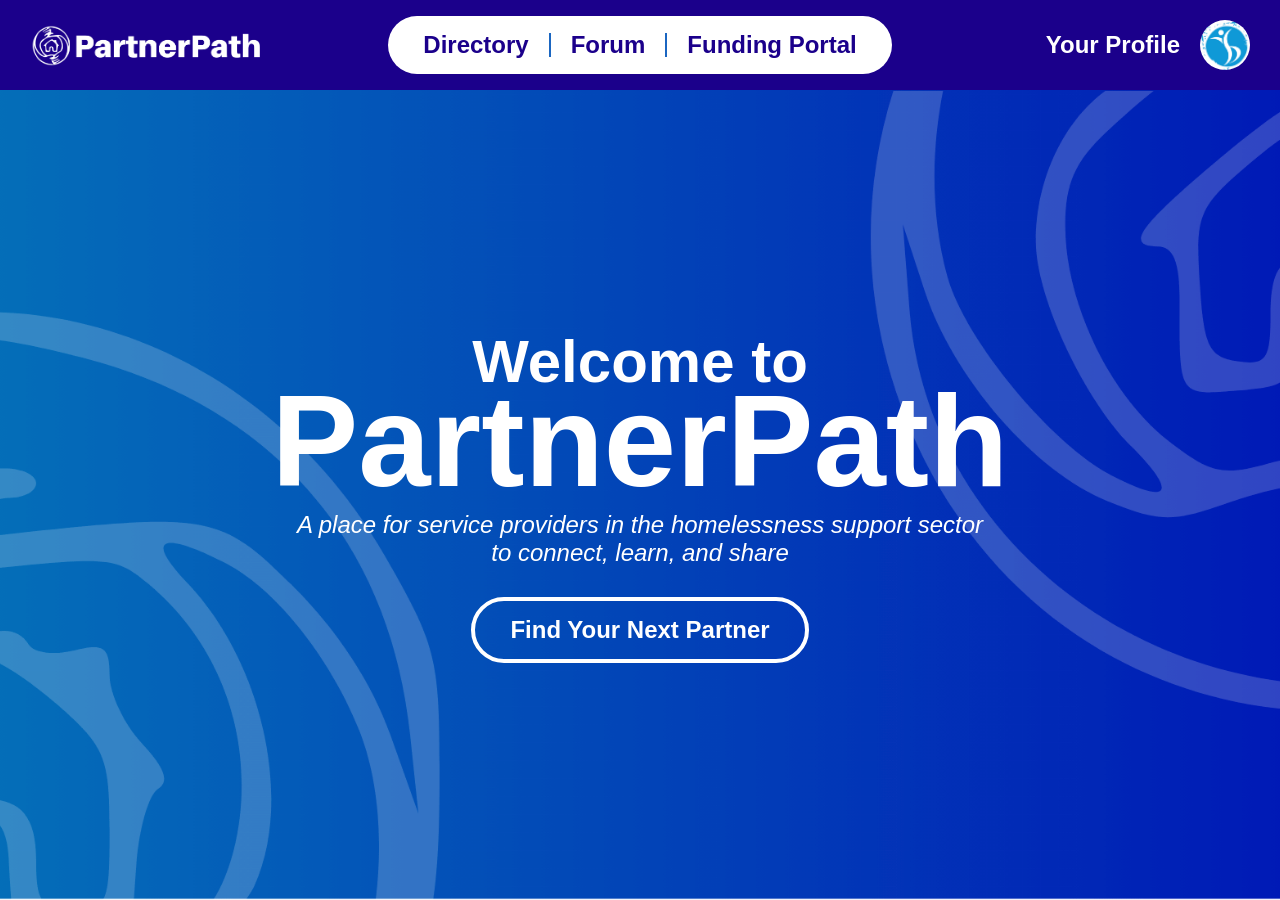
<file: index.html>
<!DOCTYPE html>
<html>
<head>
    <title>PartnerPath</title>
    <link rel="stylesheet" href="style.css">
</head>

<body>

    <nav class="navbar">

        <a href="index.html" class="logo">
            <img src="images/logo.png" alt="logo">
        </a>

        <div class="nav-pill">
            <a href="directory.html">Directory</a>
            <span class="divider"></span>
            <a href="forum.html">Forum</a>
            <span class="divider"></span>
            <a href="funding.html">Funding Portal</a>
        </div>

        <div class="profile">
            <a href="profile.html">Your Profile</a>
            <div class="profile-circle">
                <img src="images/ysb-logo.png" alt="profile">
            </div>
        </div>

    </nav>

    <section class="hero">

        <div class="hero-content">

            <h2>Welcome to</h2>

            <h1>PartnerPath</h1>

            <p>
                A place for service providers in the homelessness
                support sector to connect, learn, and share
            </p>

            <a href="directory.html" class="hero-btn">
                Find Your Next Partner
            </a>

        </div>

    </section>

</body>
</html>
</file>
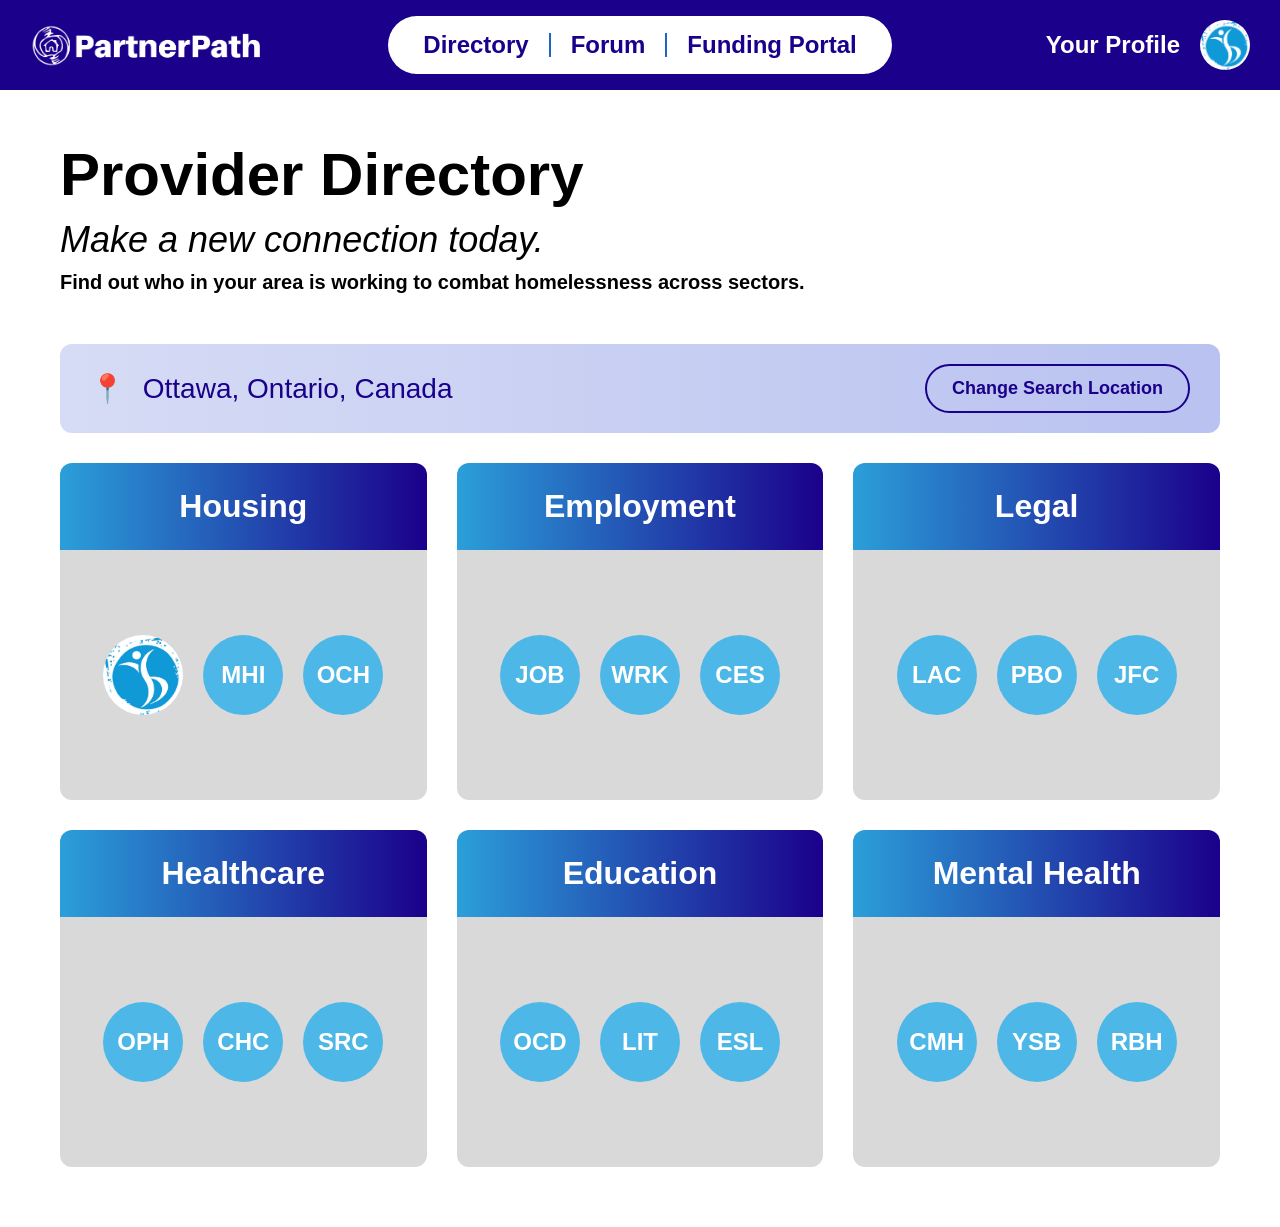
<file: directory.html>
<!DOCTYPE html>
<html>
<head>
    <meta charset="UTF-8">
    <meta name="viewport" content="width=device-width, initial-scale=1.0">
    <title>PartnerPath - Directory</title>
    <link rel="stylesheet" href="style.css">
</head>

<body>

    <nav class="navbar">

        <a href="index.html" class="logo">
            <img src="images/logo.png" alt="logo">
        </a>

        <div class="nav-pill">
            <a href="directory.html">Directory</a>
            <span class="divider"></span>
            <a href="forum.html">Forum</a>
            <span class="divider"></span>
            <a href="funding.html">Funding Portal</a>
        </div>

        <div class="profile">
            <a href="profile.html">Your Profile</a>
            <div class="profile-circle">
                <img src="images/ysb-logo.png" alt="profile">
            </div>
        </div>

    </nav>

    <section class="directory-header">
        <h1>Provider Directory</h1>
        <h2>Make a new connection today.</h2>
        <p>Find out who in your area is working to combat homelessness across sectors.</p>
    </section>

    <section class="location-bar">
        <div class="location-text">
            <span class="pin">&#128205;</span> Ottawa, Ontario, Canada
        </div>
        <button class="change-location-btn">Change Search Location</button>
    </section>

    <section class="category-grid">

        <a href="housing-category.html" class="category-card">
            <div class="category-title">Housing</div>
            <div class="category-orgs">
                <div class="org-logo-circle">
                    <img src="images/ysb-logo.png" alt="org">
                </div>
                <div class="org-logo-circle initials-circle">MHI</div>
                <div class="org-logo-circle initials-circle">OCH</div>
            </div>
        </a>

        <div class="category-card">
            <div class="category-title">Employment</div>
            <div class="category-orgs">
                <div class="org-logo-circle initials-circle">JOB</div>
                <div class="org-logo-circle initials-circle">WRK</div>
                <div class="org-logo-circle initials-circle">CES</div>
            </div>
        </div>

        <div class="category-card">
            <div class="category-title">Legal</div>
            <div class="category-orgs">
                <div class="org-logo-circle initials-circle">LAC</div>
                <div class="org-logo-circle initials-circle">PBO</div>
                <div class="org-logo-circle initials-circle">JFC</div>
            </div>
        </div>

        <div class="category-card">
            <div class="category-title">Healthcare</div>
            <div class="category-orgs">
                <div class="org-logo-circle initials-circle">OPH</div>
                <div class="org-logo-circle initials-circle">CHC</div>
                <div class="org-logo-circle initials-circle">SRC</div>
            </div>
        </div>

        <div class="category-card">
            <div class="category-title">Education</div>
            <div class="category-orgs">
                <div class="org-logo-circle initials-circle">OCD</div>
                <div class="org-logo-circle initials-circle">LIT</div>
                <div class="org-logo-circle initials-circle">ESL</div>
            </div>
        </div>

        <div class="category-card">
            <div class="category-title">Mental Health</div>
            <div class="category-orgs">
                <div class="org-logo-circle initials-circle">CMH</div>
                <div class="org-logo-circle initials-circle">YSB</div>
                <div class="org-logo-circle initials-circle">RBH</div>
            </div>
        </div>

    </section>

</body>
</html>
</file>
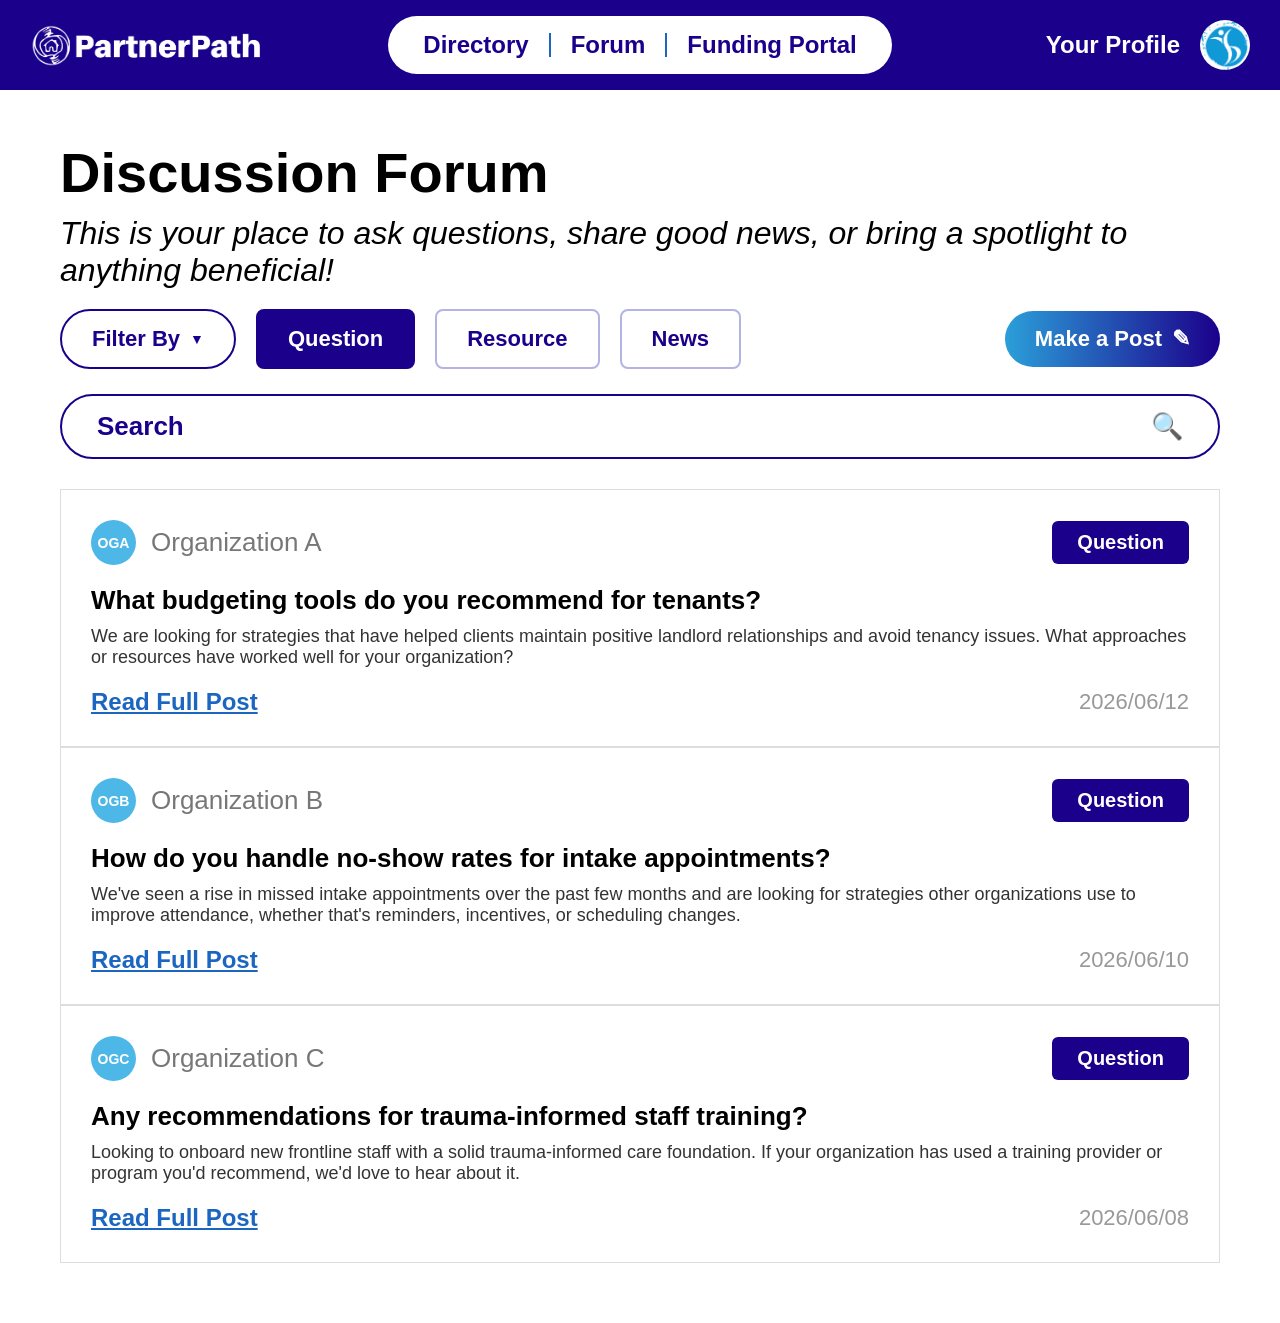
<file: forum.html>
<!DOCTYPE html>
<html>
<head>
    <meta charset="UTF-8">
    <meta name="viewport" content="width=device-width, initial-scale=1.0">
    <title>PartnerPath - Forum</title>
    <link rel="stylesheet" href="style.css">
</head>

<body>

    <nav class="navbar">

        <a href="index.html" class="logo">
            <img src="images/logo.png" alt="logo">
        </a>

        <div class="nav-pill">
            <a href="directory.html">Directory</a>
            <span class="divider"></span>
            <a href="forum.html">Forum</a>
            <span class="divider"></span>
            <a href="funding.html">Funding Portal</a>
        </div>

        <div class="profile">
            <a href="profile.html">Your Profile</a>
            <div class="profile-circle">
                <img src="images/ysb-logo.png" alt="profile">
            </div>
        </div>

    </nav>

    <section class="forum-header">
        <h1>Discussion Forum</h1>
        <h2>This is your place to ask questions, share good news, or bring a spotlight to anything beneficial!</h2>
    </section>

    <section class="forum-controls">
        <button class="filter-btn">Filter By <span class="chevron">&#9660;</span></button>
        <button class="tag-btn active">Question</button>
        <button class="tag-btn">Resource</button>
        <button class="tag-btn">News</button>
        <a href="#" class="make-post-btn">Make a Post <span class="pencil">&#9998;</span></a>
    </section>

    <section class="search-bar">
        <input type="text" placeholder="Search">
        <span class="search-icon">&#128269;</span>
    </section>

    <section class="post-list">

        <div class="post-card">
            <div class="post-top">
                <div class="post-author">
                    <div class="author-circle initials-circle">OGA</div>
                    <span>Organization A</span>
                </div>
                <span class="post-tag">Question</span>
            </div>
            <h3>What budgeting tools do you recommend for tenants?</h3>
            <p>We are looking for strategies that have helped clients maintain positive landlord relationships and avoid tenancy issues. What approaches or resources have worked well for your organization?</p>
            <div class="post-bottom">
                <a href="#">Read Full Post</a>
                <span class="post-date">2026/06/12</span>
            </div>
        </div>

        <div class="post-card">
            <div class="post-top">
                <div class="post-author">
                    <div class="author-circle initials-circle">OGB</div>
                    <span>Organization B</span>
                </div>
                <span class="post-tag">Question</span>
            </div>
            <h3>How do you handle no-show rates for intake appointments?</h3>
            <p>We've seen a rise in missed intake appointments over the past few months and are looking for strategies other organizations use to improve attendance, whether that's reminders, incentives, or scheduling changes.</p>
            <div class="post-bottom">
                <a href="#">Read Full Post</a>
                <span class="post-date">2026/06/10</span>
            </div>
        </div>

        <div class="post-card">
            <div class="post-top">
                <div class="post-author">
                    <div class="author-circle initials-circle">OGC</div>
                    <span>Organization C</span>
                </div>
                <span class="post-tag">Question</span>
            </div>
            <h3>Any recommendations for trauma-informed staff training?</h3>
            <p>Looking to onboard new frontline staff with a solid trauma-informed care foundation. If your organization has used a training provider or program you'd recommend, we'd love to hear about it.</p>
            <div class="post-bottom">
                <a href="#">Read Full Post</a>
                <span class="post-date">2026/06/08</span>
            </div>
        </div>

    </section>

</body>
</html>
</file>
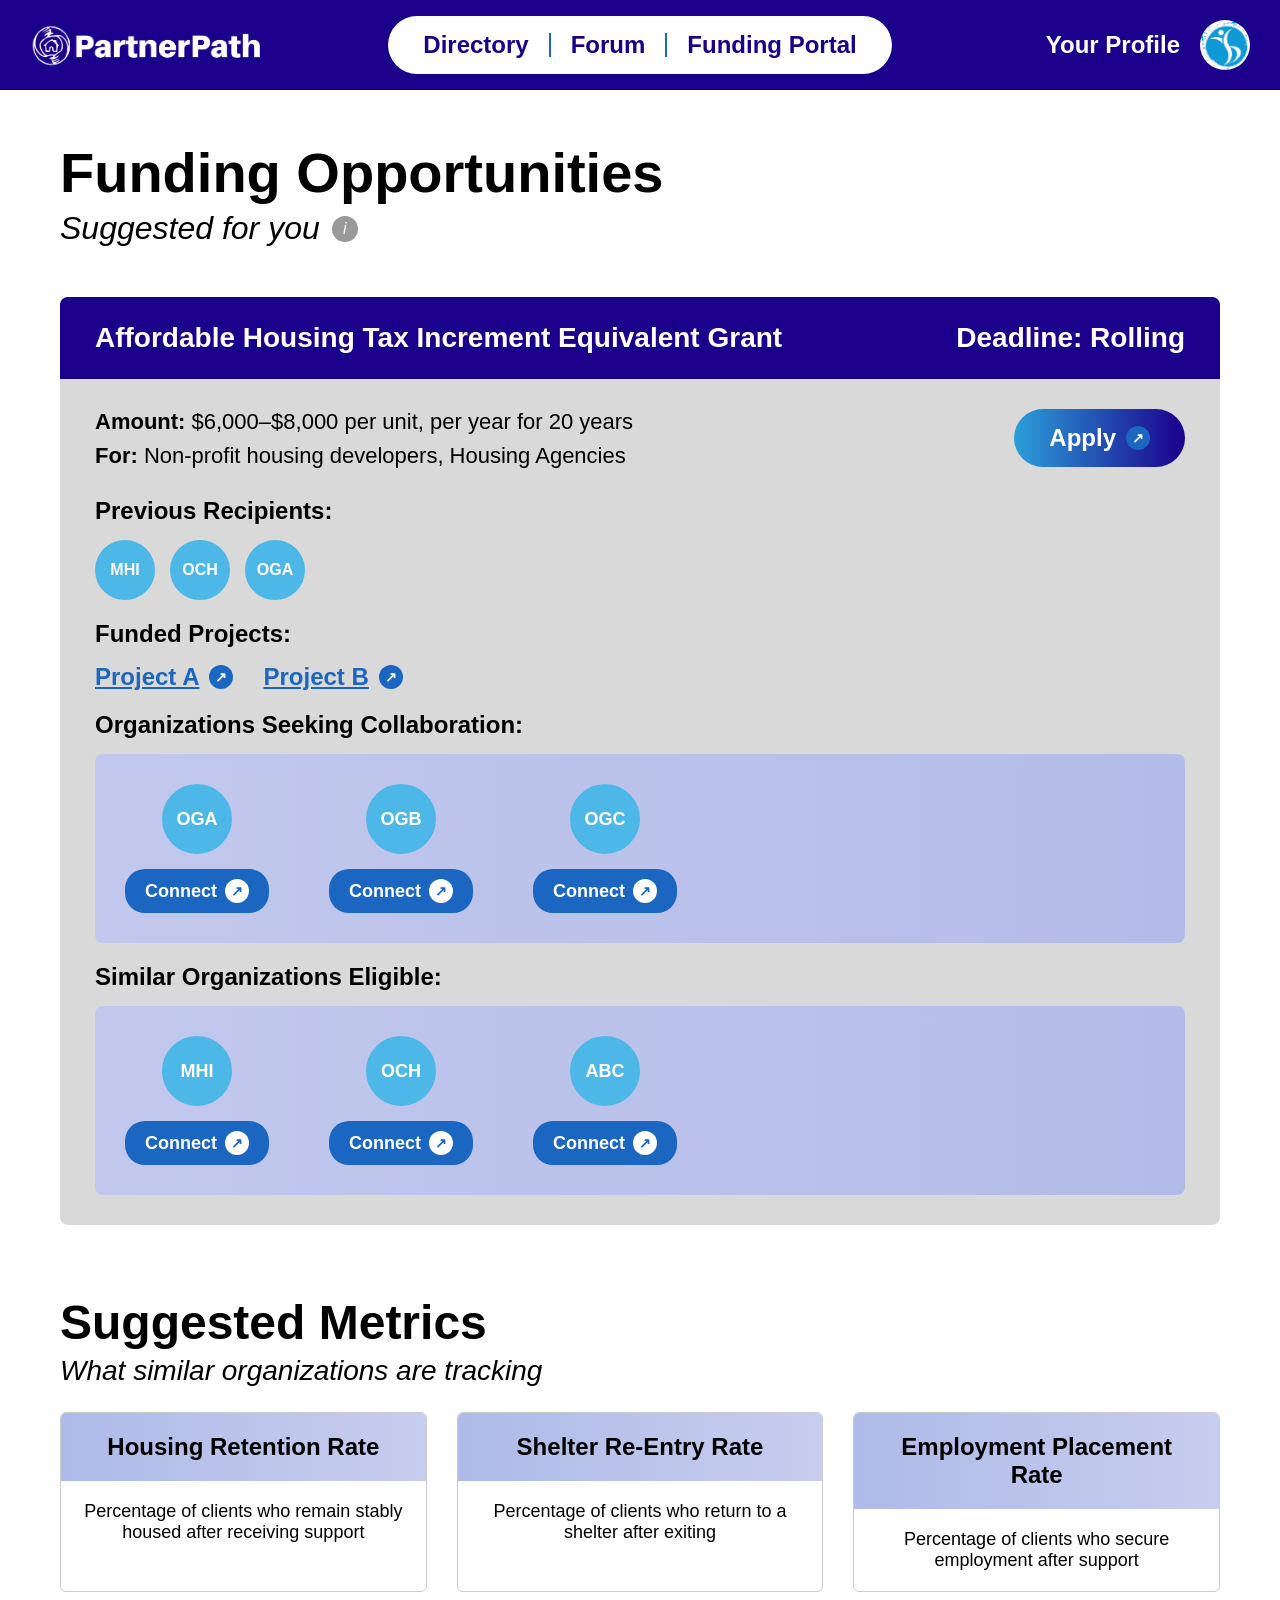
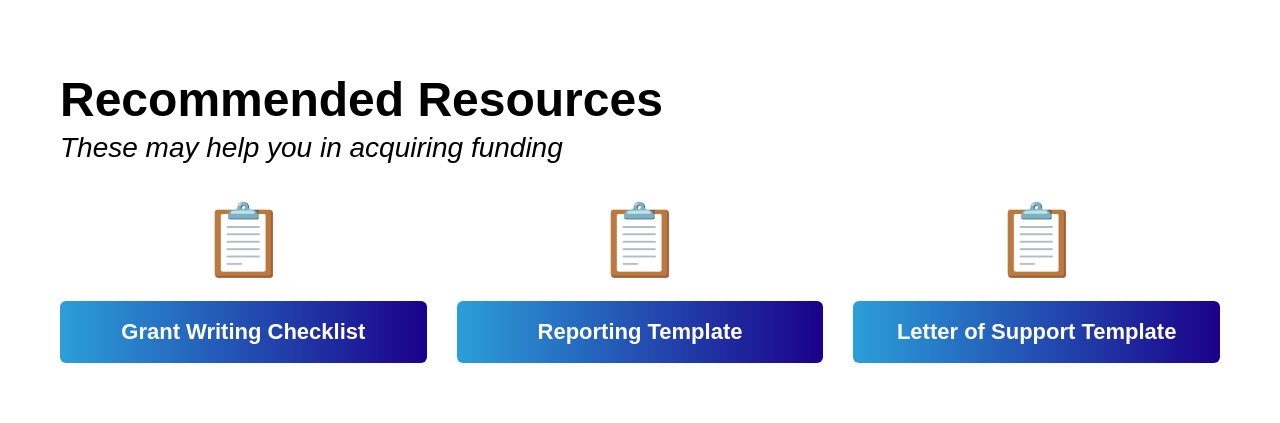
<file: funding.html>
<!DOCTYPE html>
<html>
<head>
    <meta charset="UTF-8">
    <meta name="viewport" content="width=device-width, initial-scale=1.0">
    <title>PartnerPath - Funding Portal</title>
    <link rel="stylesheet" href="style.css">
</head>

<body>

    <nav class="navbar">

        <a href="index.html" class="logo">
            <img src="images/logo.png" alt="logo">
        </a>

        <div class="nav-pill">
            <a href="directory.html">Directory</a>
            <span class="divider"></span>
            <a href="forum.html">Forum</a>
            <span class="divider"></span>
            <a href="funding.html">Funding Portal</a>
        </div>

        <div class="profile">
            <a href="profile.html">Your Profile</a>
            <div class="profile-circle">
                <img src="images/ysb-logo.png" alt="profile">
            </div>
        </div>

    </nav>

    <section class="funding-header">
        <h1>Funding Opportunities</h1>
        <div class="suggested-row">
            <h2>Suggested for you</h2>
            <span class="info-icon">i</span>
        </div>
    </section>

    <section class="grant-card">

        <div class="grant-card-header">
            <span>Affordable Housing Tax Increment Equivalent Grant</span>
            <span>Deadline: Rolling</span>
        </div>

        <div class="grant-card-body">

            <div class="grant-top-row">
                <div class="grant-details">
                    <p><strong>Amount:</strong> $6,000–$8,000 per unit, per year for 20 years</p>
                    <p><strong>For:</strong> Non-profit housing developers, Housing Agencies</p>
                </div>
                <a href="https://ottawa.ca/en/family-and-social-services/housing-and-homelessness/building-affordable-and-supportive-housing/programs-and-incentives-0" class="apply-btn">Apply <span class="arrow">&#8599;</span></a>
            </div>

            <h3>Previous Recipients:</h3>
            <div class="circle-row">
                <div class="org-circle small initials-circle">MHI</div>
                <div class="org-circle small initials-circle">OCH</div>
                <div class="org-circle small initials-circle">OGA</div>
            </div>

            <h3>Funded Projects:</h3>
            <div class="link-row">
                <a href="#" class="link-item">Project A <span class="arrow">&#8599;</span></a>
                <a href="#" class="link-item">Project B <span class="arrow">&#8599;</span></a>
            </div>

            <h3>Organizations Seeking Collaboration:</h3>
            <div class="org-band">
                <div class="org-tile">
                    <div class="org-circle initials-circle">OGA</div>
                    <a href="#" class="connect-tag">Connect <span class="arrow">&#8599;</span></a>
                </div>
                <div class="org-tile">
                    <div class="org-circle initials-circle">OGB</div>
                    <a href="#" class="connect-tag">Connect <span class="arrow">&#8599;</span></a>
                </div>
                <div class="org-tile">
                    <div class="org-circle initials-circle">OGC</div>
                    <a href="#" class="connect-tag">Connect <span class="arrow">&#8599;</span></a>
                </div>
            </div>

            <h3>Similar Organizations Eligible:</h3>
            <div class="org-band">
                <div class="org-tile">
                    <div class="org-circle initials-circle">MHI</div>
                    <a href="#" class="connect-tag">Connect <span class="arrow">&#8599;</span></a>
                </div>
                <div class="org-tile">
                    <div class="org-circle initials-circle">OCH</div>
                    <a href="#" class="connect-tag">Connect <span class="arrow">&#8599;</span></a>
                </div>
                <div class="org-tile">
                    <div class="org-circle initials-circle">ABC</div>
                    <a href="#" class="connect-tag">Connect <span class="arrow">&#8599;</span></a>
                </div>
            </div>

        </div>

    </section>

    <section class="metrics-section">
        <h1>Suggested Metrics</h1>
        <h2>What similar organizations are tracking</h2>

        <div class="metrics-grid">

            <div class="metric-card">
                <div class="metric-title">Housing Retention Rate</div>
                <div class="metric-desc">Percentage of clients who remain stably housed after receiving support</div>
            </div>

            <div class="metric-card">
                <div class="metric-title">Shelter Re-Entry Rate</div>
                <div class="metric-desc">Percentage of clients who return to a shelter after exiting</div>
            </div>

            <div class="metric-card">
                <div class="metric-title">Employment Placement Rate</div>
                <div class="metric-desc">Percentage of clients who secure employment after support</div>
            </div>

        </div>
    </section>

    <section class="resources-section">
        <h1>Recommended Resources</h1>
        <h2>These may help you in acquiring funding</h2>

        <div class="resources-grid">

            <div class="resource-item">
                <div class="resource-icon">&#128203;</div>
                <a href="#" class="resource-btn">Grant Writing Checklist</a>
            </div>

            <div class="resource-item">
                <div class="resource-icon">&#128203;</div>
                <a href="#" class="resource-btn">Reporting Template</a>
            </div>

            <div class="resource-item">
                <div class="resource-icon">&#128203;</div>
                <a href="#" class="resource-btn">Letter of Support Template</a>
            </div>

        </div>
    </section>

</body>
</html>
</file>
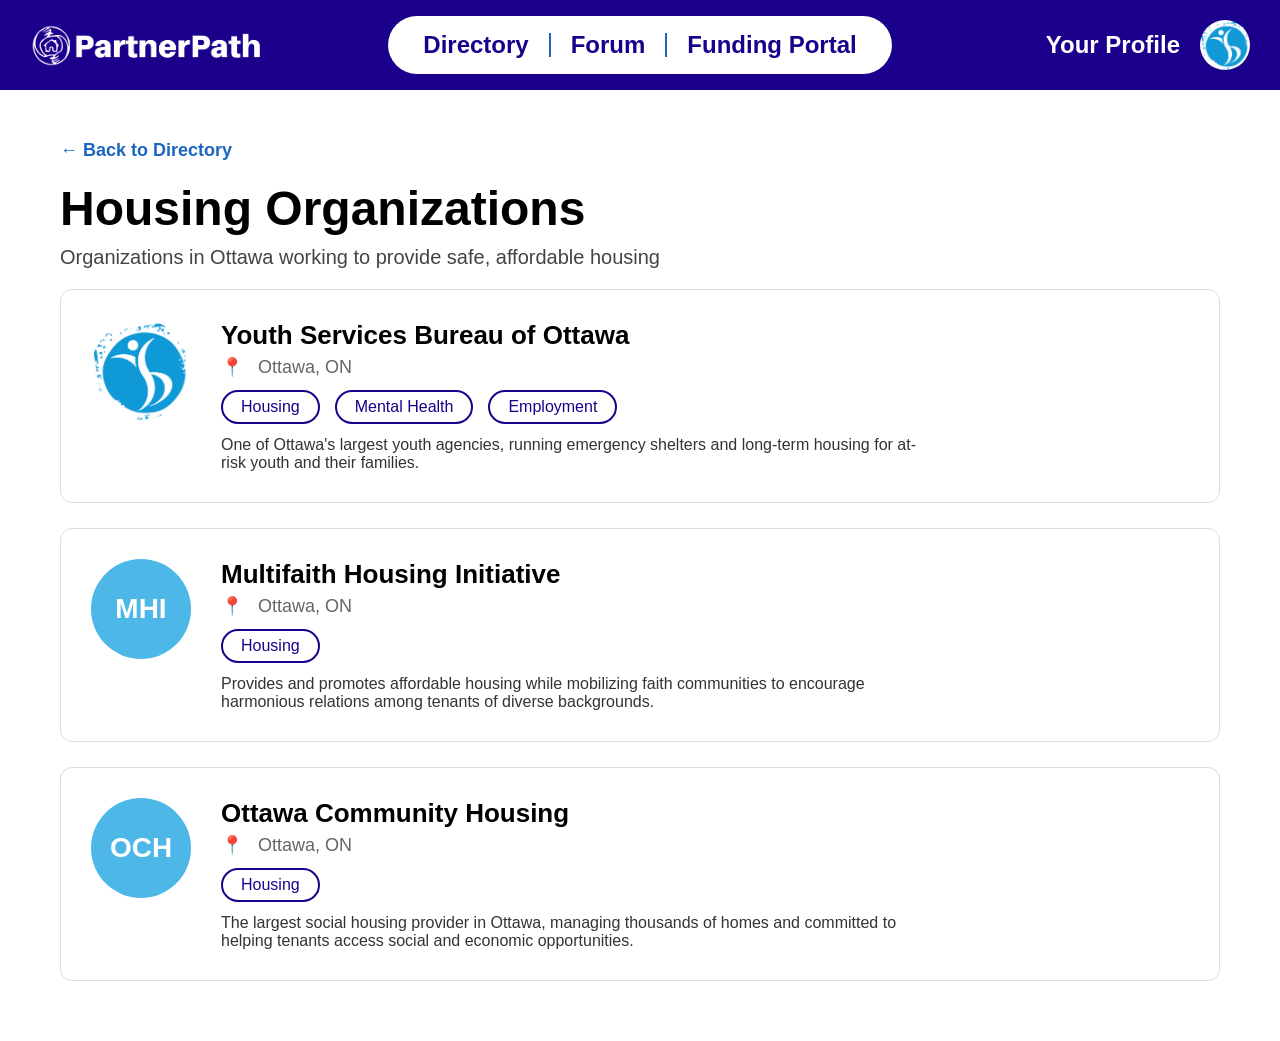
<file: housing-category.html>
<!DOCTYPE html>
<html>
<head>
    <meta charset="UTF-8">
    <meta name="viewport" content="width=device-width, initial-scale=1.0">
    <title>PartnerPath - Housing Organizations</title>
    <link rel="stylesheet" href="style.css">
</head>

<body>

    <nav class="navbar">

        <a href="index.html" class="logo">
            <img src="images/logo.png" alt="logo">
        </a>

        <div class="nav-pill">
            <a href="directory.html">Directory</a>
            <span class="divider"></span>
            <a href="forum.html">Forum</a>
            <span class="divider"></span>
            <a href="funding.html">Funding Portal</a>
        </div>

        <div class="profile">
            <a href="profile.html">Your Profile</a>
            <div class="profile-circle">
                <img src="images/ysb-logo.png" alt="profile">
            </div>
        </div>

    </nav>

    <section class="category-page-header">
        <a href="directory.html" class="back-link">&#8592; Back to Directory</a>
        <h1>Housing Organizations</h1>
        <p>Organizations in Ottawa working to provide safe, affordable housing</p>
    </section>

    <section class="org-card-list">

        <a href="profile.html" class="org-card">
            <div class="org-card-pfp">
                <img src="images/ysb-logo.png" alt="Youth Services Bureau of Ottawa">
            </div>
            <div class="org-card-info">
                <h3>Youth Services Bureau of Ottawa</h3>
                <p class="org-card-location"><span class="pin">&#128205;</span> Ottawa, ON</p>
                <div class="tags">
                    <span class="tag">Housing</span>
                    <span class="tag">Mental Health</span>
                    <span class="tag">Employment</span>
                </div>
                <p class="org-card-mission">
                    One of Ottawa's largest youth agencies, running emergency shelters and long-term
                    housing for at-risk youth and their families.
                </p>
            </div>
        </a>

        <div class="org-card">
            <div class="org-card-pfp initials-circle">MHI</div>
            <div class="org-card-info">
                <h3>Multifaith Housing Initiative</h3>
                <p class="org-card-location"><span class="pin">&#128205;</span> Ottawa, ON</p>
                <div class="tags">
                    <span class="tag">Housing</span>
                </div>
                <p class="org-card-mission">
                    Provides and promotes affordable housing while mobilizing faith communities
                    to encourage harmonious relations among tenants of diverse backgrounds.
                </p>
            </div>
        </div>

        <div class="org-card">
            <div class="org-card-pfp initials-circle">OCH</div>
            <div class="org-card-info">
                <h3>Ottawa Community Housing</h3>
                <p class="org-card-location"><span class="pin">&#128205;</span> Ottawa, ON</p>
                <div class="tags">
                    <span class="tag">Housing</span>
                </div>
                <p class="org-card-mission">
                    The largest social housing provider in Ottawa, managing thousands of homes
                    and committed to helping tenants access social and economic opportunities.
                </p>
            </div>
        </div>

    </section>

</body>
</html>
</file>
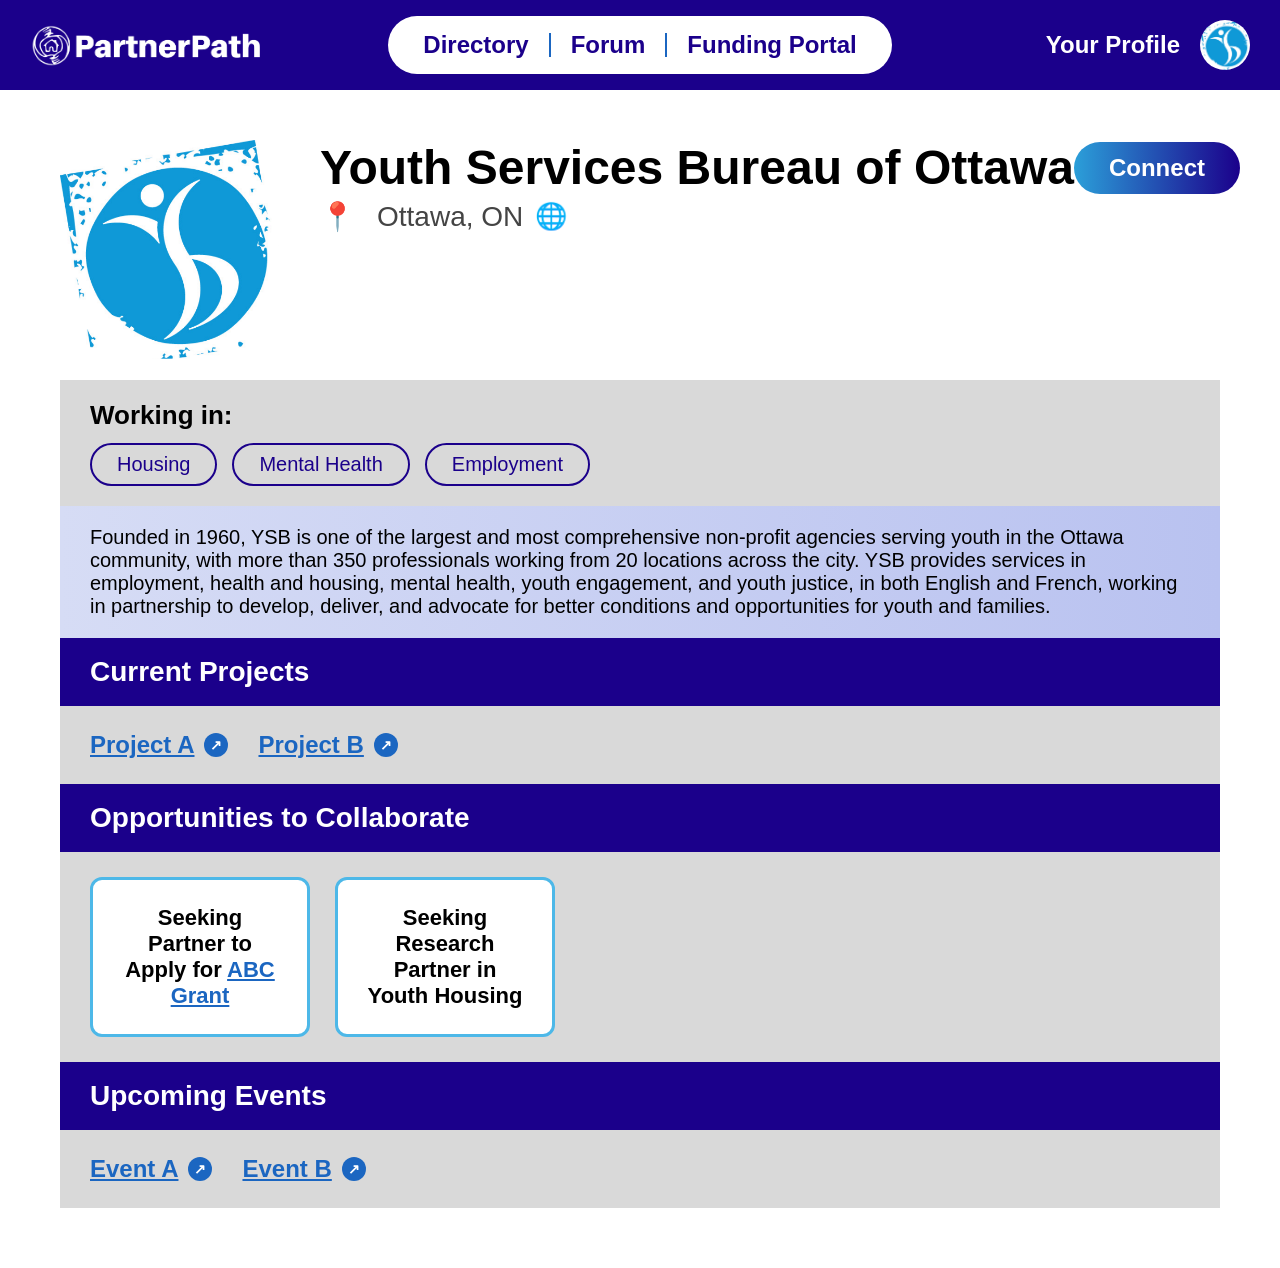
<file: profile.html>
<!DOCTYPE html>
<html>
<head>
    <meta charset="UTF-8">
    <meta name="viewport" content="width=device-width, initial-scale=1.0">
    <title>PartnerPath - Organization Profile</title>
    <link rel="stylesheet" href="style.css">
</head>

<body>

    <nav class="navbar">

        <a href="index.html" class="logo">
            <img src="images/logo.png" alt="logo">
        </a>

        <div class="nav-pill">
            <a href="directory.html">Directory</a>
            <span class="divider"></span>
            <a href="forum.html">Forum</a>
            <span class="divider"></span>
            <a href="funding.html">Funding Portal</a>
        </div>

        <div class="profile">
            <a href="profile.html">Your Profile</a>
            <div class="profile-circle">
                <img src="images/ysb-logo.png" alt="profile">
            </div>
        </div>

    </nav>

    <section class="org-header">

        <div class="org-pfp">
            <img src="images/ysb-logo.png" alt="Youth Services Bureau logo">
        </div>

        <div class="org-info">
            <div class="org-title-row">
                <h1>Youth Services Bureau of Ottawa</h1>
                <a href="#" class="connect-btn">Connect</a>
            </div>

            <div class="org-location">
                <span class="pin">&#128205;</span> Ottawa, ON
                <a href="https://www.ysb.ca/" class="org-link">&#127760;</a>
            </div>
        </div>

    </section>

    <section class="working-in">
        <h3>Working in:</h3>
        <div class="tags">
            <span class="tag">Housing</span>
            <span class="tag">Mental Health</span>
            <span class="tag">Employment</span>
        </div>
    </section>

    <section class="org-mission">
        <p>
            Founded in 1960, YSB is one of the largest and most comprehensive non-profit agencies serving youth
            in the Ottawa community, with more than 350 professionals working from 20 locations across the city.
            YSB provides services in employment, health and housing, mental health, youth engagement, and youth
            justice, in both English and French, working in partnership to develop, deliver, and advocate for
            better conditions and opportunities for youth and families.
        </p>
    </section>

    <section class="org-section">
        <div class="section-header">Current Projects</div>
        <div class="section-body">
            <a href="#" class="link-item">Project A <span class="arrow">&#8599;</span></a>
            <a href="#" class="link-item">Project B <span class="arrow">&#8599;</span></a>
        </div>
    </section>

    <section class="org-section">
        <div class="section-header">Opportunities to Collaborate</div>
        <div class="section-body">
            <div class="opportunity-cards">
                <div class="opportunity-card">
                    Seeking Partner to Apply for <a href="#">ABC Grant</a>
                </div>
                <div class="opportunity-card">
                    Seeking Research Partner in Youth Housing
                </div>
            </div>
        </div>
    </section>

    <section class="org-section">
        <div class="section-header">Upcoming Events</div>
        <div class="section-body">
            <a href="#" class="link-item">Event A <span class="arrow">&#8599;</span></a>
            <a href="#" class="link-item">Event B <span class="arrow">&#8599;</span></a>
        </div>
    </section>

</body>
</html>
</file>
<file: style.css>
* {
    margin: 0;
    padding: 0;
    box-sizing: border-box;
    font-family: Arial, sans-serif;
}

html {
    overflow-y: scroll;
}

body {
    overflow-x: hidden;
}

/* NAVBAR */

.navbar {
    height: 90px;
    background: #1b008b;

    display: grid;
    grid-template-columns: 1fr auto 1fr;
    align-items: center;

    padding: 0 30px;
    color: white;
}

.logo {
    display: flex;
    align-items: center;
    gap: 15px;

    justify-self: start;

    font-size: 40px;
    font-weight: bold;
}

.logo img {
    height: 55px;
}

.nav-pill {
    justify-self: center;

    background: white;
    padding: 15px 35px;
    border-radius: 40px;

    display: flex;
    align-items: center;
    gap: 20px;
}

.divider {
    width: 2px;
    height: 24px;
    background: #1b66c1;
}

.nav-pill a {
    color: #1b008b;
    text-decoration: none;
    font-size: 24px;
    font-weight: bold;
}

.profile {
    display: flex;
    align-items: center;
    gap: 20px;
    justify-self: end;
}

.profile a {
    color: white;
    text-decoration: none;
    font-size: 24px;
    font-weight: bold;
}

.profile-circle {
    width: 50px;
    height: 50px;
    background: black;
    border-radius: 50%;
    overflow: hidden;
}

.profile-circle img,
.org-pfp img {
    width: 100%;
    height: 100%;
    object-fit: cover;
    display: block;
}

/* HERO */

.hero {
    height: calc(100vh - 90px);

    background-image: url("images/hero-background.png");
    background-size: cover;
    background-position: center;

    display: flex;
    justify-content: center;
    align-items: center;

    text-align: center;
    color: white;
}

.hero-content h2 {
    font-size: 60px;
    margin-bottom: -30px;
}

.hero-content h1 {
    font-size: 130px;
    font-weight: 800;
}

.hero-content p {
    font-size: 24px;
    font-style: italic;

    max-width: 700px;
    margin: 10px auto;
    margin-top: -5px;
    margin-bottom: 30px;
}

.hero-btn {
    display: inline-block;

    padding: 15px 35px;

    border: 4px solid white;
    border-radius: 50px;

    color: white;
    text-decoration: none;

    font-size: 24px;
    font-weight: bold;

    transition: 0.2s;
}

.hero-btn:hover {
    background: white;
    color: #1b008b;
}

/* DIRECTORY HEADER */

.directory-header {
    padding: 50px 60px 20px;
}

.directory-header h1 {
    font-size: 60px;
    font-weight: 800;
    color: #000;
}

.directory-header h2 {
    font-size: 36px;
    font-style: italic;
    font-weight: 400;
    margin: 10px 0;
}

.directory-header p {
    font-size: 20px;
    font-weight: bold;
}

/* LOCATION BAR */

.location-bar {
    margin: 30px 60px;

    background: linear-gradient(to right, #d6dcf5, #b9c2f0);
    border-radius: 12px;

    display: flex;
    justify-content: space-between;
    align-items: center;

    padding: 20px 30px;
}

.location-text {
    font-size: 28px;
    color: #1b008b;
    font-weight: 500;
}

.pin {
    margin-right: 10px;
}

.change-location-btn {
    background: transparent;
    border: 2px solid #1b008b;
    border-radius: 30px;

    padding: 12px 25px;

    color: #1b008b;
    font-size: 18px;
    font-weight: bold;

    cursor: pointer;
    transition: 0.2s;
}

.change-location-btn:hover {
    background: #1b008b;
    color: white;
}

/* CATEGORY GRID */

.category-grid {
    display: grid;
    grid-template-columns: repeat(3, 1fr);
    gap: 30px;

    padding: 0 60px 60px;
}

.category-card {
    border-radius: 12px;
    overflow: hidden;
    text-decoration: none;
    color: inherit;
    display: block;
}

.category-title {
    background: linear-gradient(to right, #2b9fd9, #1b008b);

    color: white;
    font-size: 32px;
    font-weight: 800;

    padding: 25px 30px;
    text-align: center;
}

.category-orgs {
    background: #d9d9d9;
    height: 250px;

    display: flex;
    align-items: center;
    justify-content: center;
    gap: 20px;
}

.org-logo-circle {
    width: 80px;
    height: 80px;
    border-radius: 50%;
    overflow: hidden;
}

.org-logo-circle.initials-circle {
    font-size: 24px;
}

.org-card-pfp.initials-circle {
    font-size: 28px;
}

.org-circle.initials-circle {
    font-size: 18px;
}

.org-circle.small.initials-circle {
    font-size: 16px;
}

.author-circle.initials-circle {
    font-size: 14px;
}

.org-logo-circle img {
    width: 100%;
    height: 100%;
    object-fit: cover;
}

/* ORG HEADER */

.org-header {
    display: flex;
    align-items: flex-start;
    gap: 40px;

    padding: 50px 60px 20px;
}

.org-pfp {
    width: 220px;
    height: 220px;
    border-radius: 50%;
    background: #d9d9d9;
    flex-shrink: 0;
}

.org-info {
    flex: 1;
}

.org-title-row {
    display: flex;
    justify-content: space-between;
    align-items: center;
}

.org-title-row h1 {
    font-size: 48px;
    font-weight: 800;
    white-space: nowrap;
}

.connect-btn {
    background: linear-gradient(to right, #2b9fd9, #1b008b);

    color: white;
    text-decoration: none;
    font-size: 24px;
    font-weight: bold;

    padding: 12px 35px;
    border-radius: 30px;
}

.org-location {
    font-size: 28px;
    color: #444;
    display: flex;
    align-items: center;
    gap: 12px;
    margin-top: 5px;
}

.org-link {
    text-decoration: none;
    font-size: 26px;
}

/* WORKING IN */

.working-in {
    margin: 0 60px 0;
    background: #d9d9d9;
    padding: 20px 30px;
}

.working-in h3 {
    font-size: 26px;
    margin-bottom: 12px;
}

.tags {
    display: flex;
    gap: 15px;
}

.tag {
    border: 2px solid #1b008b;
    border-radius: 25px;

    padding: 8px 25px;

    color: #1b008b;
    font-size: 20px;
    font-weight: 500;
}

/* MISSION */

.org-mission {
    margin: 0 60px;
    background: linear-gradient(to right, #d6dcf5, #b9c2f0);

    padding: 20px 30px;

    font-size: 20px;
}

/* SECTIONS */

.org-section {
    margin: 0 60px;
}

.section-header {
    background: #1b008b;
    color: white;

    font-size: 28px;
    font-weight: bold;

    padding: 18px 30px;
}

.section-body {
    background: #d9d9d9;
    padding: 25px 30px;

    display: flex;
    gap: 30px;
    flex-wrap: wrap;
}

.link-item {
    color: #1b66c1;
    font-size: 28px;
    font-weight: bold;

    text-decoration: underline;

    display: flex;
    align-items: center;
    gap: 10px;
}

.arrow {
    background: #1b66c1;
    color: white;

    width: 28px;
    height: 28px;
    border-radius: 50%;

    display: flex;
    align-items: center;
    justify-content: center;

    font-size: 16px;
    text-decoration: none;
}

/* OPPORTUNITY CARDS */

.opportunity-cards {
    display: flex;
    gap: 25px;
}

.opportunity-card {
    background: white;
    border: 3px solid #4db8e8;
    border-radius: 12px;

    width: 220px;
    padding: 25px;

    font-size: 22px;
    font-weight: bold;
    text-align: center;

    color: #000;
}

.opportunity-card a {
    color: #1b66c1;
    text-decoration: underline;
}

.org-section:last-of-type {
    margin-bottom: 60px;
}

/* FUNDING HEADER */

.funding-header {
    padding: 50px 60px 20px;
}

.funding-header h1 {
    font-size: 56px;
    font-weight: 800;
}

.suggested-row {
    display: flex;
    align-items: center;
    gap: 12px;
    position: relative;
    margin-top: 5px;
}

.suggested-row h2 {
    font-size: 32px;
    font-style: italic;
    font-weight: 400;
}

.info-icon {
    width: 26px;
    height: 26px;
    border-radius: 50%;
    background: #999;
    color: white;

    display: flex;
    align-items: center;
    justify-content: center;

    font-size: 16px;
    font-style: italic;
    cursor: pointer;
}

.tooltip {
    display: none;
    position: absolute;
    top: 100%;
    left: 0;
    margin-top: 8px;

    background: #f5f5f5;
    border: 1px solid #ccc;
    border-radius: 6px;

    padding: 10px 15px;

    font-size: 15px;
    font-style: normal;
    max-width: 250px;

    z-index: 10;
}

.suggested-row:hover .tooltip {
    display: block;
}

/* GRANT CARD */

.grant-card {
    margin: 30px 60px;
    background: #d9d9d9;
    border-radius: 8px;
    overflow: hidden;
}

.grant-card-header {
    background: #1b008b;
    color: white;

    display: flex;
    justify-content: space-between;
    align-items: center;

    padding: 25px 35px;

    font-size: 28px;
    font-weight: bold;
}

.grant-card-body {
    padding: 30px 35px;
}

.grant-top-row {
    display: flex;
    justify-content: space-between;
    align-items: flex-start;
    margin-bottom: 20px;
}

.grant-details p {
    font-size: 22px;
    margin-bottom: 8px;
}

.apply-btn {
    background: linear-gradient(to right, #2b9fd9, #1b008b);

    color: white;
    text-decoration: none;
    font-size: 24px;
    font-weight: bold;

    padding: 15px 35px;
    border-radius: 30px;

    display: flex;
    align-items: center;
    gap: 10px;
}

.grant-card-body h3 {
    font-size: 24px;
    margin: 20px 0 15px;
}

.circle-row {
    display: flex;
    gap: 15px;
}

.org-circle {
    width: 70px;
    height: 70px;
    border-radius: 50%;
    background: #b3b3b3;
    border: 3px solid #4db8e8;
}

.org-circle.small {
    width: 60px;
    height: 60px;
}

.link-row {
    display: flex;
    gap: 30px;
}

.link-item {
    color: #1b66c1;
    font-size: 24px;
    font-weight: bold;

    text-decoration: underline;

    display: flex;
    align-items: center;
    gap: 10px;
}

.arrow {
    background: #1b66c1;
    color: white;

    width: 24px;
    height: 24px;
    border-radius: 50%;

    display: flex;
    align-items: center;
    justify-content: center;

    font-size: 14px;
    text-decoration: none;
}

.org-band {
    background: linear-gradient(to right, #c2c8ed, #b3bce8);
    border-radius: 8px;

    display: flex;
    gap: 60px;

    padding: 30px;
}

.org-tile {
    display: flex;
    flex-direction: column;
    align-items: center;
    gap: 15px;
}

.connect-tag {
    background: #1b66c1;

    color: white;
    text-decoration: none;
    font-size: 18px;
    font-weight: bold;

    padding: 10px 20px;
    border-radius: 20px;

    display: flex;
    align-items: center;
    gap: 8px;
}

.connect-tag .arrow {
    background: white;
    color: #1b66c1;
}

/* METRICS SECTION */

.metrics-section {
    padding: 40px 60px;
}

.metrics-section h1 {
    font-size: 48px;
    font-weight: 800;
}

.metrics-section h2 {
    font-size: 28px;
    font-style: italic;
    font-weight: 400;
    margin: 5px 0 25px;
}

.metrics-grid {
    display: grid;
    grid-template-columns: repeat(3, 1fr);
    gap: 30px;
}

.metric-card {
    border: 1px solid #ccc;
    border-radius: 6px;
    overflow: hidden;
}

.metric-title {
    background: linear-gradient(to right, #aebbe8, #c7cdee);

    font-size: 24px;
    font-weight: bold;
    text-align: center;

    padding: 20px;
}

.metric-desc {
    text-align: center;
    font-size: 18px;
    padding: 20px;
}

/* RESOURCES SECTION */

.resources-section {
    padding: 40px 60px 60px;
}

.resources-section h1 {
    font-size: 48px;
    font-weight: 800;
}

.resources-section h2 {
    font-size: 28px;
    font-style: italic;
    font-weight: 400;
    margin: 5px 0 35px;
}

.resources-grid {
    display: grid;
    grid-template-columns: repeat(3, 1fr);
    gap: 30px;
}

.resource-item {
    display: flex;
    flex-direction: column;
    align-items: center;
    gap: 20px;
}

.resource-icon {
    font-size: 70px;
}

.resource-btn {
    background: linear-gradient(to right, #2b9fd9, #1b008b);

    color: white;
    text-decoration: none;
    font-size: 22px;
    font-weight: bold;
    text-align: center;

    padding: 18px 30px;
    border-radius: 6px;

    width: 100%;
}

/* FORUM HEADER */

.forum-header {
    padding: 50px 60px 20px;
}

.forum-header h1 {
    font-size: 56px;
    font-weight: 800;
}

.forum-header h2 {
    font-size: 32px;
    font-style: italic;
    font-weight: 400;
    margin-top: 10px;
}

/* FORUM CONTROLS */

.forum-controls {
    display: flex;
    align-items: center;
    gap: 20px;

    padding: 0 60px;
    margin-bottom: 25px;
}

.filter-btn {
    background: white;
    border: 2px solid #1b008b;
    border-radius: 30px;

    padding: 15px 30px;

    color: #1b008b;
    font-size: 22px;
    font-weight: bold;

    display: flex;
    align-items: center;
    gap: 10px;

    cursor: pointer;
}

.chevron {
    font-size: 14px;
}

.tag-btn {
    background: white;
    border: 2px solid #b3b3e6;
    border-radius: 8px;

    padding: 15px 30px;

    color: #1b008b;
    font-size: 22px;
    font-weight: bold;

    cursor: pointer;
}

.tag-btn.active {
    background: #1b008b;
    color: white;
    border-color: #1b008b;
}

.make-post-btn {
    background: linear-gradient(to right, #2b9fd9, #1b008b);

    color: white;
    text-decoration: none;
    font-size: 22px;
    font-weight: bold;

    padding: 15px 30px;
    border-radius: 30px;

    display: flex;
    align-items: center;
    gap: 10px;

    margin-left: auto;
}

/* SEARCH BAR */

.search-bar {
    margin: 0 60px 30px;

    border: 2px solid #1b008b;
    border-radius: 40px;

    display: flex;
    align-items: center;
    justify-content: space-between;

    padding: 15px 35px;
}

.search-bar input {
    border: none;
    outline: none;

    font-size: 26px;
    font-weight: bold;
    color: #1b008b;

    width: 100%;
}

.search-bar input::placeholder {
    color: #1b008b;
}

.search-icon {
    font-size: 26px;
    color: #1b008b;
}

/* POST LIST */

.post-list {
    padding: 0 60px 60px;

    display: flex;
    flex-direction: column;
}

.post-card {
    border: 1px solid #ddd;
    padding: 30px;
}

.post-top {
    display: flex;
    justify-content: space-between;
    align-items: center;

    margin-bottom: 20px;
}

.post-author {
    display: flex;
    align-items: center;
    gap: 15px;
}

.author-circle {
    width: 45px;
    height: 45px;
    border-radius: 50%;
    background: #b3b3b3;
}

.post-author span {
    font-size: 26px;
    color: #777;
}

.post-tag {
    background: #1b008b;
    color: white;

    font-size: 20px;
    font-weight: bold;

    padding: 10px 25px;
    border-radius: 6px;
}

.post-card h3 {
    font-size: 26px;
    margin-bottom: 10px;
}

.post-card p {
    font-size: 18px;
    color: #333;
    margin-bottom: 20px;
}

.post-bottom {
    display: flex;
    justify-content: space-between;
    align-items: center;
}

.post-bottom a {
    color: #1b66c1;
    font-size: 24px;
    font-weight: bold;
    text-decoration: underline;
}

.post-date {
    font-size: 22px;
    color: #999;
}

/* CATEGORY PAGE HEADER */

.category-page-header {
    padding: 50px 60px 20px;
}

.back-link {
    display: inline-block;
    color: #1b66c1;
    text-decoration: none;
    font-size: 18px;
    font-weight: bold;
    margin-bottom: 20px;
}

.category-page-header h1 {
    font-size: 48px;
    font-weight: 800;
}

.category-page-header p {
    font-size: 20px;
    color: #444;
    margin-top: 10px;
}

/* ORG CARD LIST */

.org-card-list {
    display: flex;
    flex-direction: column;
    gap: 25px;

    padding: 0 60px 60px;
}

.org-card {
    display: flex;
    gap: 30px;

    border: 1px solid #ddd;
    border-radius: 12px;
    padding: 30px;

    text-decoration: none;
    color: inherit;

    transition: 0.2s;
}

.org-card:hover {
    box-shadow: 0 4px 15px rgba(0,0,0,0.1);
    border-color: #1b66c1;
}

.org-card-pfp {
    width: 100px;
    height: 100px;
    border-radius: 50%;
    background: #d9d9d9;
    flex-shrink: 0;
    overflow: hidden;
}

.org-card-pfp img {
    width: 100%;
    height: 100%;
    object-fit: cover;
}

.org-card-info h3 {
    font-size: 26px;
    margin-bottom: 5px;
}

.org-card-location {
    font-size: 18px;
    color: #666;
    margin-bottom: 12px;
}

.org-card-info .tags {
    margin-bottom: 12px;
}

.org-card-info .tag {
    font-size: 16px;
    padding: 6px 18px;
}

.org-card-mission {
    font-size: 16px;
    color: #333;
    max-width: 700px;
}

/* INITIALS PLACEHOLDER LOGOS */

.initials-circle {
    display: flex;
    align-items: center;
    justify-content: center;

    color: white;
    font-weight: bold;
    text-transform: uppercase;

    background: #4db8e8;
}
</file>
